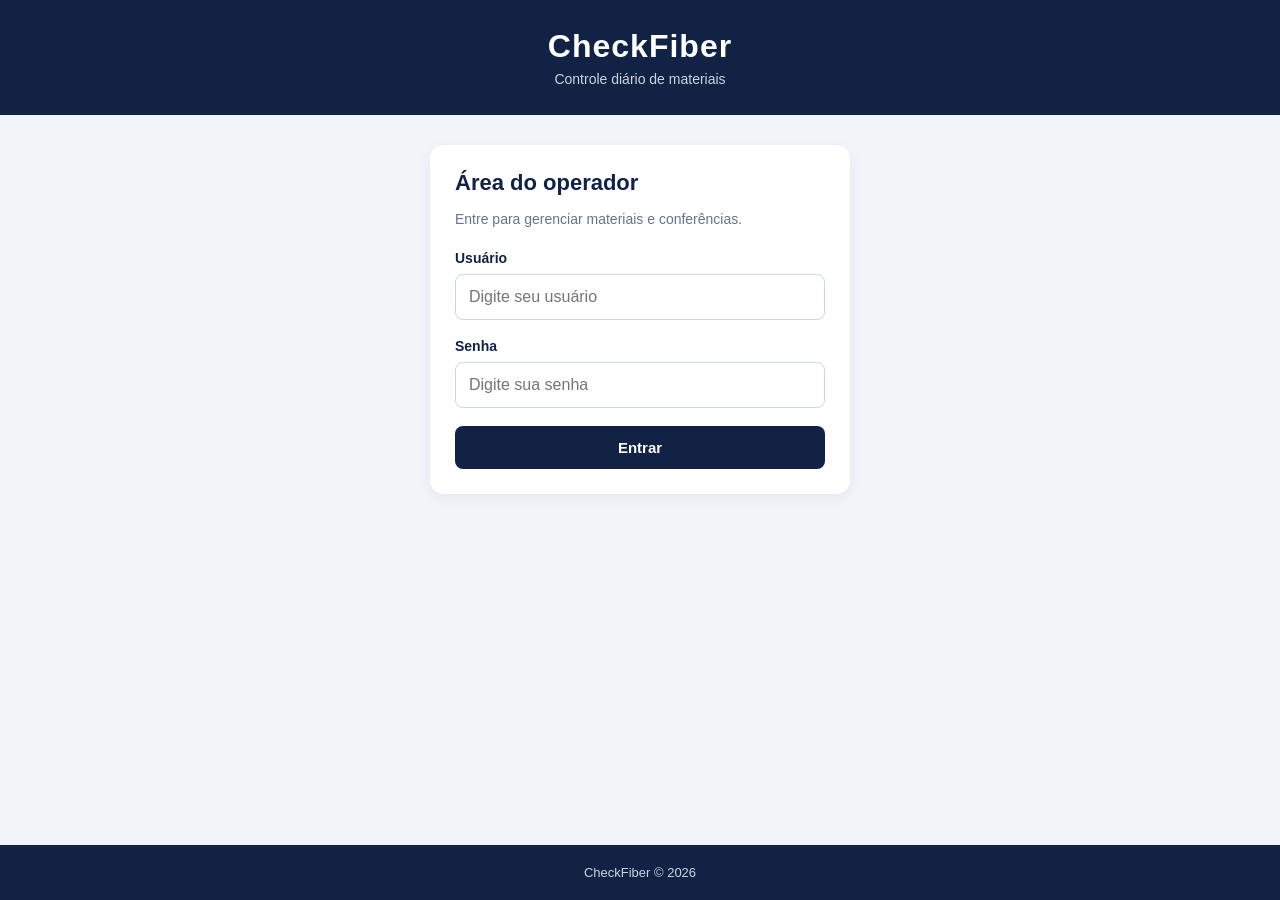
<file: index.html>
<!DOCTYPE html>
<html lang="pt-BR">
<head>
    <meta charset="UTF-8">
    <meta name="viewport" content="width=device-width, initial-scale=1.0">
    <title>CheckFiber | Login</title>

    <link rel="stylesheet" href="css/style.css">
    <script src="js/script.js" defer></script>
</head>
<body>

    <header>
        <h1>CheckFiber</h1>
        <p>Controle diário de materiais</p>
    </header>

    <main class="container login">

        <section class="card">

            <h2>Área do operador</h2>

            <p class="subtitulo">
                Entre para gerenciar materiais e conferências.
            </p>

            <form id="formLogin">

                <label for="usuario">Usuário</label>

                <input type="text"
                       id="usuario"
                       placeholder="Digite seu usuário"
                       autocomplete="username"
                       required>

                <label for="senha">Senha</label>

                <input type="password"
                       id="senha"
                       placeholder="Digite sua senha"
                       autocomplete="current-password"
                       required>

                <button type="submit" class="btn">
                    Entrar
                </button>

                <p id="mensagem"
                   class="mensagem"
                   role="status"></p>

            </form>

        </section>

    </main>

    <footer>CheckFiber © 2026</footer>

</body>
</html>
</file>
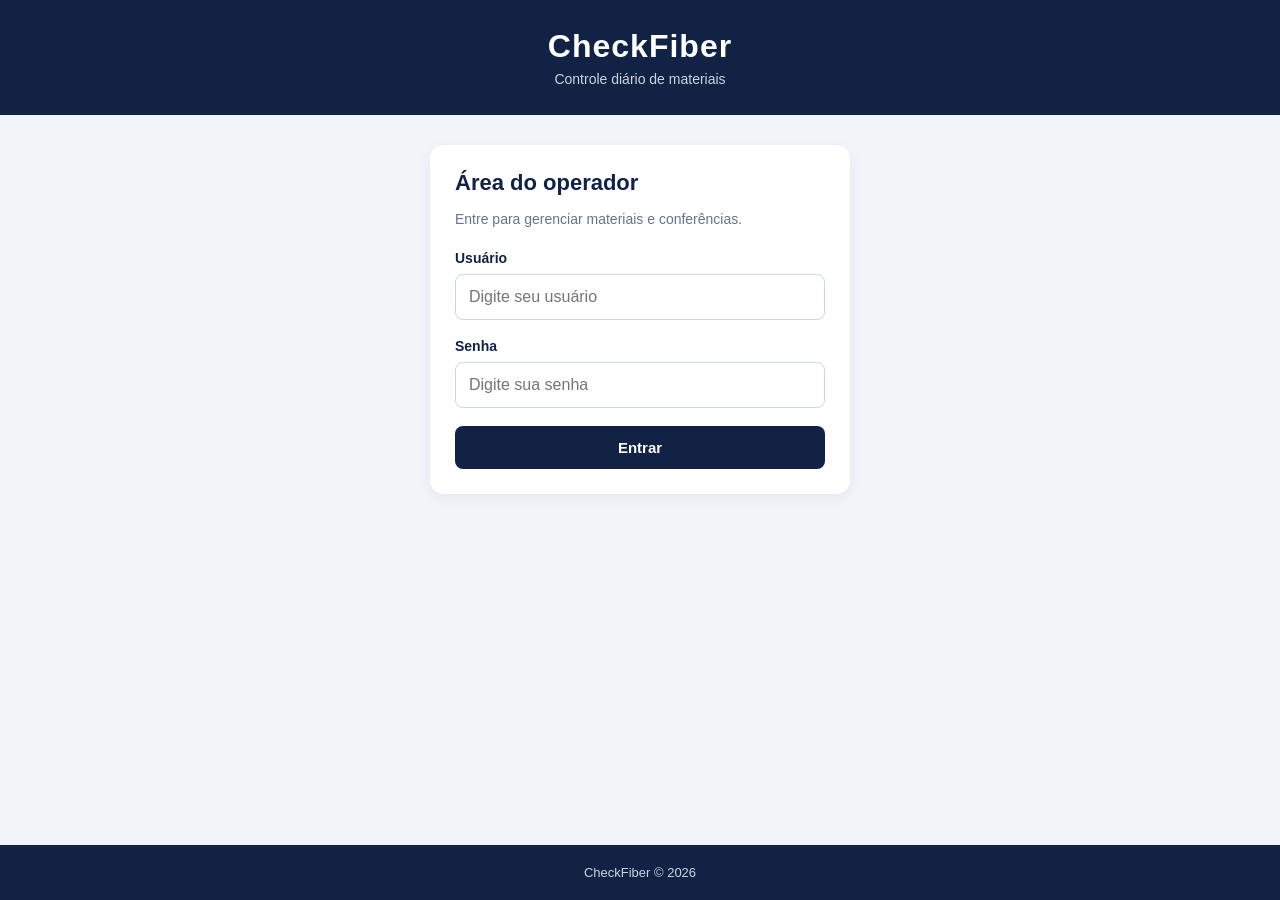
<file: historico.html>
<!DOCTYPE html>
<html lang="pt-BR">
<head>
    <meta charset="UTF-8">
    <meta name="viewport" content="width=device-width, initial-scale=1.0">
    <title>CheckFiber | Histórico</title>
    <link rel="stylesheet" href="css/style.css">
    <script src="js/script.js" defer></script>
</head>
<body data-restrito="true">

    <header>
        <h1>CheckFiber</h1>
        <p>Histórico de conferências</p>
    </header>

    <main class="container">

        <nav>
            <a href="operador.html" class="btn">Voltar</a>
            <button class="btn vermelho" onclick="sair()">Sair</button>
        </nav>

        <section class="resumo">

            <div class="indicador">
                <p>Conferências</p>
                <strong id="totalConferencias">0</strong>
            </div>

            <div class="indicador">
                <p>Com pendências</p>
                <strong id="totalPendencias">0</strong>
            </div>

        </section>

        <section class="card">

            <h2>Conferências realizadas</h2>

            <label for="pesquisa">Pesquisar técnico</label>
            <input type="search" id="pesquisa"
                   placeholder="Digite o nome do técnico">

            <div id="listaHistorico"></div>

        </section>

    </main>

    <footer>CheckFiber © 2026</footer>

</body>
</html>
</file>
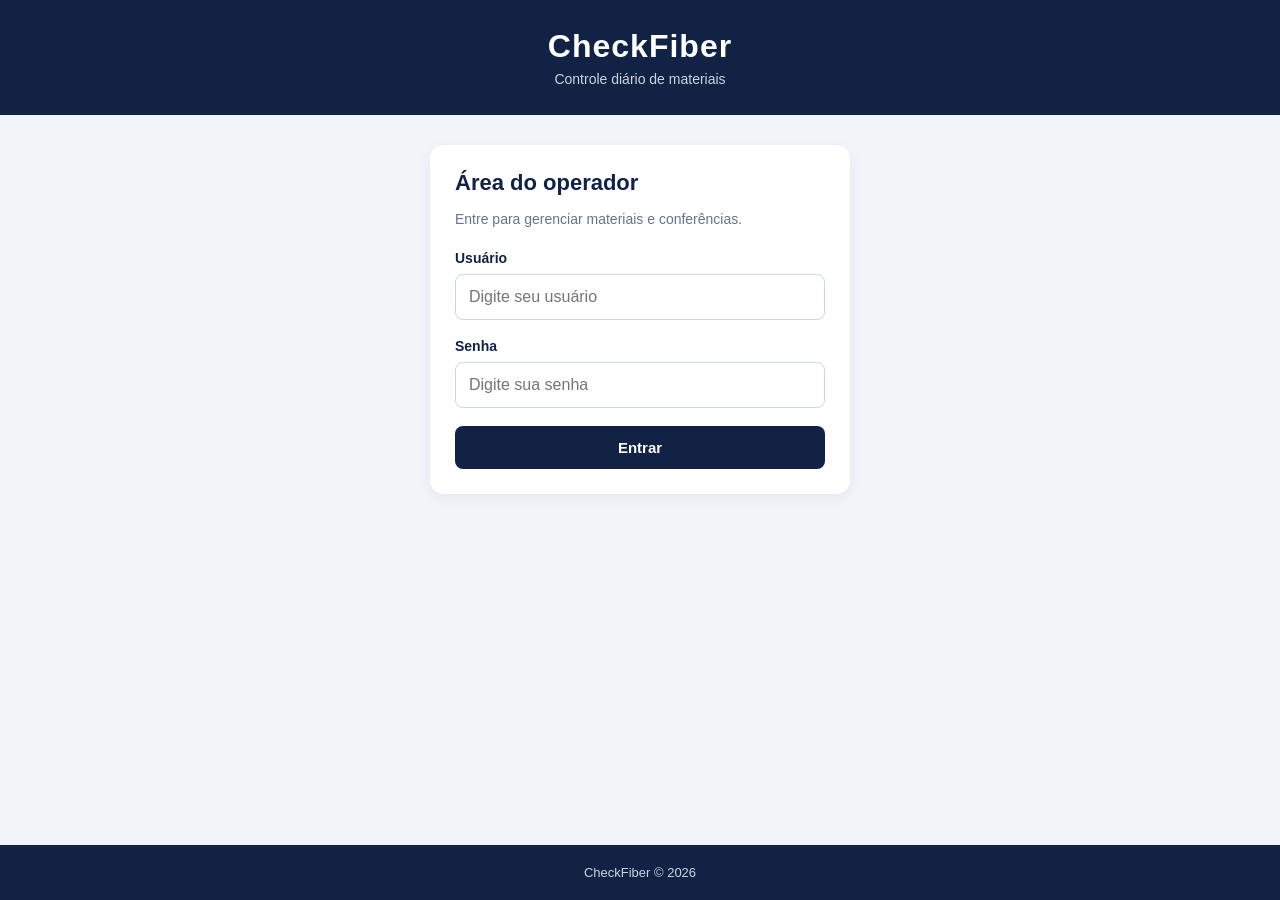
<file: operador.html>
<!DOCTYPE html>
<html lang="pt-BR">
<head>
    <meta charset="UTF-8">
    <meta name="viewport" content="width=device-width, initial-scale=1.0">
    <title>CheckFiber | Operador</title>
    <link rel="stylesheet" href="css/style.css">
    <script src="js/script.js" defer></script>
</head>
<body data-restrito="true">

    <header>
        <h1>CheckFiber</h1>
        <p>Painel do operador</p>
    </header>

    <main class="container">

        <nav>
            <a href="historico.html" class="btn">Histórico</a>
            <button class="btn vermelho" onclick="sair()">Sair</button>
        </nav>

        <section class="card">

            <h2>Cadastrar material</h2>

            <form id="formMaterial">

                <label for="nomeMaterial">Nome do material</label>
                <input type="text" id="nomeMaterial"
                       placeholder="Ex.: Conector SC/APC" required>

                <label for="quantidadeMaterial">Quantidade necessária</label>
                <input type="number" id="quantidadeMaterial"
                       min="1" step="1" required>

                <button type="submit" class="btn verde">
                    + Adicionar material
                </button>

            </form>

        </section>

        <section class="card">

            <h2>Materiais cadastrados</h2>

            <div id="listaMateriais"></div>

        </section>

        <section class="card">

            <h2>Compartilhar conferência</h2>

            <p class="subtitulo">
                Envie o link para os técnicos realizarem a conferência.
            </p>

            <input type="text" id="linkConferencia" readonly>

            <button class="btn" onclick="copiarLink()">
                Copiar link
            </button>

            <p id="mensagem" class="mensagem" role="status"></p>

        </section>

    </main>

    <footer>CheckFiber © 2026</footer>

</body>
</html>
</file>
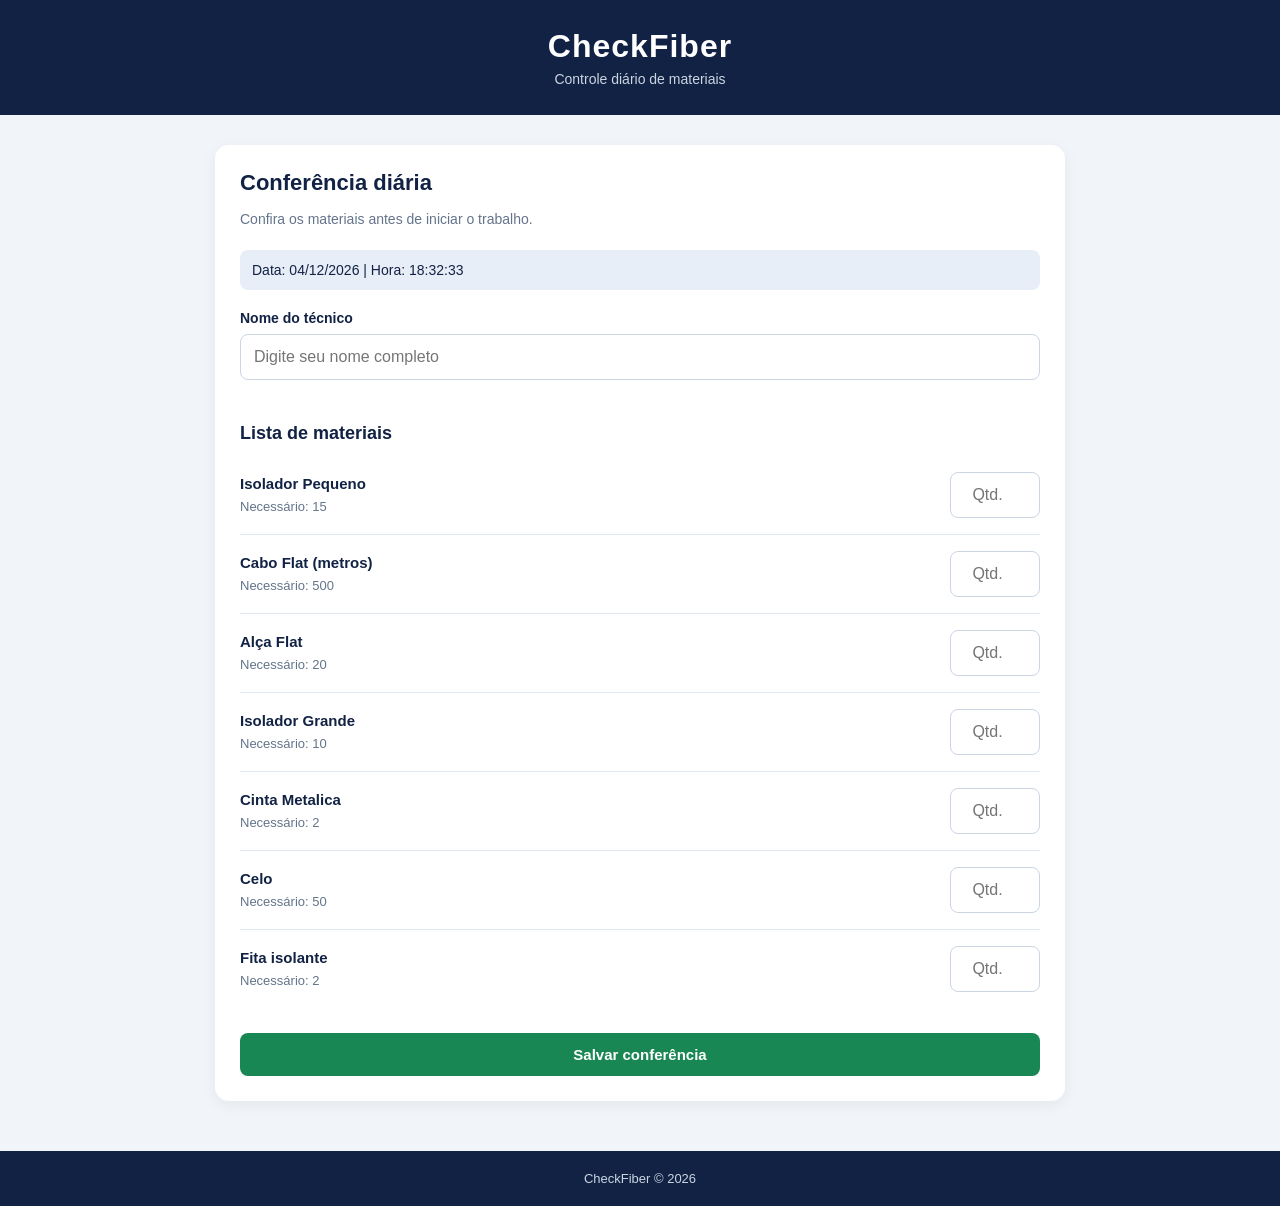
<file: tecnico.html>
<!DOCTYPE html>
<html lang="pt-BR">
<head>
    <meta charset="UTF-8">
    <meta name="viewport" content="width=device-width, initial-scale=1.0">

    <title>CheckFiber | Conferência</title>

    <link rel="stylesheet" href="css/style.css">
    <script src="js/script.js" defer></script>
</head>
<body>

    <header>
        <h1>CheckFiber</h1>
        <p>Controle diário de materiais</p>
    </header>

    <main class="container">

        <section class="card">

            <h2>Conferência diária</h2>

            <p class="subtitulo">
                Confira os materiais antes de iniciar o trabalho.
            </p>

            <div class="data" id="dataAtual"></div>

            <form id="formConferencia">

                <label for="nomeTecnico">
                    Nome do técnico
                </label>

                <input type="text"
                       id="nomeTecnico"
                       placeholder="Digite seu nome completo"
                       required>

                <h3>Lista de materiais</h3>

                <div id="listaConferencia"></div>

                <button type="submit" class="btn verde">
                    Salvar conferência
                </button>

                <p id="mensagem"
                   class="mensagem"
                   role="status"></p>

            </form>

        </section>

    </main>

    <footer>CheckFiber © 2026</footer>

</body>
</html>
</file>
<file: css/style.css>
/* ==============================
   CONFIGURAÇÕES GERAIS
============================== */

* {
    margin: 0;
    padding: 0;
    box-sizing: border-box;
    font-family: Arial, Helvetica, sans-serif;
}

:root {
    --azul: #112244;
    --verde: #198754;
    --vermelho: #dc3545;
    --fundo: #f1f5f9;
    --branco: #ffffff;
    --cinza: #64748b;
}

body {
    background-color: var(--fundo);
    color: var(--azul);
    min-height: 100vh;
    display: flex;
    flex-direction: column;
}

/* ==============================
   CABEÇALHO
============================== */

header {
    background-color: var(--azul);
    color: white;
    padding: 28px 20px;
    text-align: center;
}

header h1 {
    font-size: 32px;
    letter-spacing: 1px;
    margin-bottom: 6px;
}

header p {
    color: #cbd5e1;
    font-size: 14px;
}

/* ==============================
   CONTEÚDO
============================== */

.container {
    width: 92%;
    max-width: 850px;
    margin: 30px auto;
    flex: 1;
}

.login {
    max-width: 420px;
}

.card {
    background-color: var(--branco);
    padding: 25px;
    border-radius: 14px;
    margin-bottom: 20px;
    box-shadow: 0 4px 15px rgba(0, 0, 0, 0.06);
}

h2 {
    font-size: 22px;
    margin-bottom: 12px;
}

h3 {
    font-size: 18px;
    margin: 25px 0 12px;
}

.subtitulo {
    color: var(--cinza);
    font-size: 14px;
    line-height: 1.6;
    margin-bottom: 20px;
}

.data {
    background-color: #e8eef7;
    padding: 12px;
    border-radius: 8px;
    font-size: 14px;
    margin-bottom: 20px;
}

/* ==============================
   FORMULÁRIOS
============================== */

label {
    display: block;
    font-size: 14px;
    font-weight: bold;
    margin-bottom: 8px;
}

input {
    width: 100%;
    padding: 13px;
    border: 1px solid #cbd5e1;
    border-radius: 8px;
    font-size: 16px;
    margin-bottom: 18px;
    outline: none;
    background-color: white;
}

input:focus {
    border-color: var(--azul);
    box-shadow: 0 0 0 3px rgba(17, 34, 68, 0.08);
}

/* ==============================
   BOTÕES
============================== */

.btn {
    display: inline-block;
    width: 100%;
    padding: 13px 18px;
    border: none;
    border-radius: 8px;
    background-color: var(--azul);
    color: white;
    text-decoration: none;
    text-align: center;
    font-size: 15px;
    font-weight: bold;
    cursor: pointer;
    transition: 0.2s;
}

.btn:hover {
    filter: brightness(1.15);
}

.btn:disabled {
    opacity: 0.5;
    cursor: not-allowed;
}

.verde {
    background-color: var(--verde);
}

.vermelho {
    background-color: var(--vermelho);
}

.link {
    display: block;
    text-align: center;
    color: var(--azul);
    font-size: 14px;
    text-decoration: none;
    margin-top: 20px;
}

.link:hover {
    text-decoration: underline;
}

nav {
    display: flex;
    justify-content: space-between;
    gap: 12px;
    margin-bottom: 20px;
}

nav .btn {
    width: auto;
}

/* ==============================
   LISTA DE MATERIAIS
============================== */

.material {
    display: flex;
    justify-content: space-between;
    align-items: center;
    gap: 15px;
    padding: 16px 0;
    border-bottom: 1px solid #e2e8f0;
}

.material:last-child {
    border-bottom: none;
}

.material strong {
    display: block;
    font-size: 15px;
    margin-bottom: 5px;
    overflow-wrap: anywhere;
}

.material small {
    color: var(--cinza);
    font-size: 13px;
}

.material input {
    width: 90px;
    margin: 0;
    text-align: center;
    flex-shrink: 0;
}

.material .btn {
    width: auto;
    font-size: 12px;
    padding: 10px;
}

#listaConferencia {
    margin-bottom: 25px;
}

/* ==============================
   HISTÓRICO
============================== */

.resumo {
    display: grid;
    grid-template-columns: 1fr 1fr;
    gap: 15px;
    margin-bottom: 20px;
}

.indicador {
    background-color: white;
    padding: 20px;
    border-radius: 12px;
    text-align: center;
    box-shadow: 0 4px 15px rgba(0, 0, 0, 0.05);
}

.indicador p {
    color: var(--cinza);
    font-size: 14px;
    margin-bottom: 10px;
}

.indicador strong {
    font-size: 32px;
}

#totalPendencias {
    color: var(--vermelho);
}

.registro {
    border: 1px solid #e2e8f0;
    border-radius: 10px;
    padding: 16px;
    margin-top: 15px;
}

.registro h3 {
    margin: 0 0 8px;
}

.registro p {
    font-size: 14px;
    margin-bottom: 8px;
}

.registro details {
    margin-top: 12px;
}

.registro summary {
    cursor: pointer;
    font-size: 14px;
    font-weight: bold;
    padding: 10px 0;
}

.status-ok {
    color: var(--verde);
    font-weight: bold;
}

.status-falta {
    color: var(--vermelho);
    font-weight: bold;
}

/* ==============================
   MENSAGENS
============================== */

.mensagem {
    font-size: 14px;
    font-weight: bold;
    text-align: center;
    line-height: 1.5;
}

.mensagem:not(:empty) {
    padding: 14px;
    margin-top: 15px;
    border-radius: 8px;
}

.sucesso {
    color: #166534;
    background-color: #dcfce7;
}

.erro {
    color: #991b1b;
    background-color: #fee2e2;
}

/* ==============================
   RODAPÉ
============================== */

footer {
    background-color: var(--azul);
    color: #cbd5e1;
    text-align: center;
    padding: 20px;
    font-size: 13px;
}

/* ==============================
   RESPONSIVIDADE
============================== */

@media (max-width: 600px) {

    header {
        padding: 22px 15px;
    }

    header h1 {
        font-size: 27px;
    }

    .container {
        margin: 18px auto;
        width: 94%;
    }

    .card {
        padding: 18px;
    }

    h2 {
        font-size: 20px;
    }

    .material {
        gap: 10px;
    }

    .material input {
        width: 75px;
    }

    .material strong {
        font-size: 14px;
    }

    .indicador {
        padding: 15px 8px;
    }

    .indicador p {
        font-size: 12px;
    }
}
</file>
